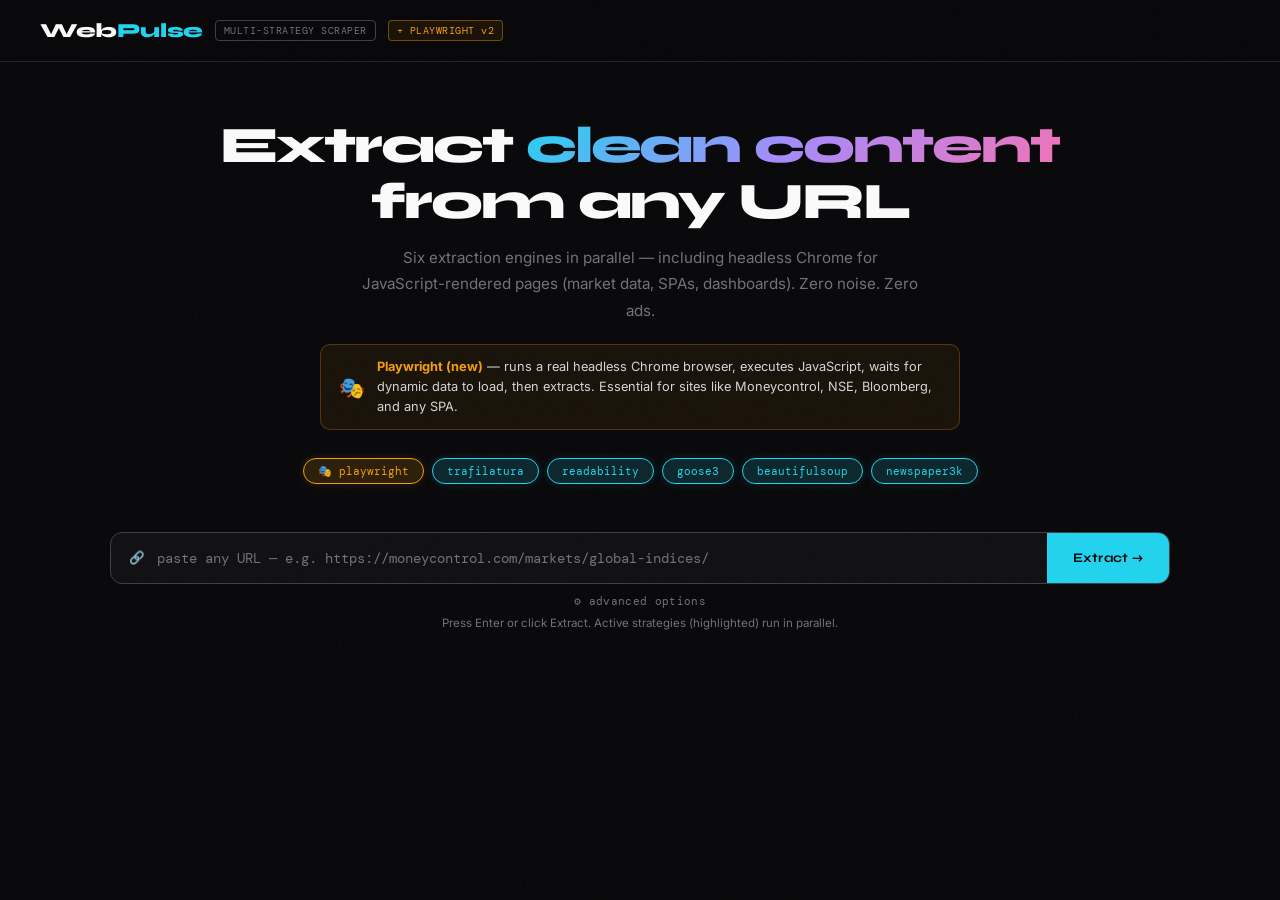
<file: archived/index.html>
<!DOCTYPE html>
<html lang="en">
<head>
<meta charset="UTF-8">
<meta name="viewport" content="width=device-width, initial-scale=1.0">
<title>WebPulse: Multi-Strategy Content Extractor</title>
<link rel="preconnect" href="https://fonts.googleapis.com">
<link href="https://fonts.googleapis.com/css2?family=DM+Mono:wght@300;400;500&family=Syne:wght@400;600;700;800&family=Inter:wght@300;400;500&display=swap" rel="stylesheet">
<style>
  :root {
    --bg: #09090b; --surface: #111114; --surface2: #18181c;
    --border: #27272a; --border2: #3f3f46;
    --text: #fafafa; --muted: #71717a;
    --accent: #22d3ee; --accent2: #a78bfa; --accent3: #f472b6;
    --success: #4ade80; --warn: #fb923c; --err: #f87171;
    --pw: #f59e0b;
    --glow: rgba(34,211,238,0.15); --pw-glow: rgba(245,158,11,0.15);
  }
  *,*::before,*::after{box-sizing:border-box;margin:0;padding:0}
  body{font-family:'Inter',sans-serif;background:var(--bg);color:var(--text);min-height:100vh;overflow-x:hidden}
  body::before{content:'';position:fixed;inset:0;background-image:url("data:image/svg+xml,%3Csvg viewBox='0 0 256 256' xmlns='http://www.w3.org/2000/svg'%3E%3Cfilter id='n'%3E%3CfeTurbulence type='fractalNoise' baseFrequency='0.9' numOctaves='4' stitchTiles='stitch'/%3E%3C/filter%3E%3Crect width='100%25' height='100%25' filter='url(%23n)' opacity='0.04'/%3E%3C/svg%3E");pointer-events:none;z-index:9999;opacity:.4}

  header{border-bottom:1px solid var(--border);padding:18px 40px;display:flex;align-items:center;gap:12px;position:sticky;top:0;background:rgba(9,9,11,.88);backdrop-filter:blur(12px);z-index:100}
  .logo{font-family:'Syne',sans-serif;font-weight:800;font-size:1.25rem;letter-spacing:-.02em}
  .logo span{color:var(--accent)}
  .badge{font-family:'DM Mono',monospace;font-size:.62rem;padding:3px 8px;border:1px solid var(--border2);border-radius:4px;color:var(--muted);letter-spacing:.05em}
  .v2-badge{font-family:'DM Mono',monospace;font-size:.62rem;padding:3px 8px;border:1px solid rgba(245,158,11,.4);border-radius:4px;color:var(--pw);background:rgba(245,158,11,.08);letter-spacing:.05em}

  main{max-width:1140px;margin:0 auto;padding:56px 40px}

  .hero{text-align:center;margin-bottom:48px}
  .hero h1{font-family:'Syne',sans-serif;font-size:clamp(1.9rem,4.5vw,3.2rem);font-weight:800;line-height:1.1;letter-spacing:-.04em;margin-bottom:14px}
  .hero h1 em{font-style:normal;background:linear-gradient(135deg,var(--accent),var(--accent2),var(--accent3));-webkit-background-clip:text;-webkit-text-fill-color:transparent;background-clip:text}
  .hero p{color:var(--muted);font-size:.95rem;max-width:560px;margin:0 auto;line-height:1.75}

  /* Playwright callout */
  .pw-banner{display:flex;align-items:center;gap:12px;background:rgba(245,158,11,.07);border:1px solid rgba(245,158,11,.25);border-radius:10px;padding:12px 18px;margin:20px auto 0;max-width:640px;text-align:left}
  .pw-icon{font-size:1.3rem;flex-shrink:0}
  .pw-text{font-size:.8rem;line-height:1.55;color:#d4d4d8}
  .pw-text strong{color:var(--pw)}

  /* Strategy pills */
  .strategies{display:flex;flex-wrap:wrap;gap:8px;justify-content:center;margin:28px 0 0}
  .strategy-pill{font-family:'DM Mono',monospace;font-size:.7rem;padding:5px 14px;border-radius:100px;border:1px solid var(--border2);color:var(--muted);cursor:pointer;transition:all .18s;background:transparent;user-select:none}
  .strategy-pill.active{border-color:var(--accent);color:var(--accent);background:var(--glow);box-shadow:0 0 10px var(--glow)}
  .strategy-pill[data-strategy="playwright"].active{border-color:var(--pw);color:var(--pw);background:var(--pw-glow);box-shadow:0 0 10px var(--pw-glow)}
  .strategy-pill:hover:not(.active){color:var(--text)}

  /* Input */
  .input-wrap{position:relative;display:flex;border:1px solid var(--border2);border-radius:12px;background:var(--surface);overflow:hidden;transition:border-color .2s,box-shadow .2s;margin-bottom:10px}
  .input-wrap:focus-within{border-color:var(--accent);box-shadow:0 0 0 3px var(--glow),0 0 30px var(--glow)}
  .url-prefix{font-family:'DM Mono',monospace;font-size:.78rem;color:var(--muted);padding:0 0 0 18px;display:flex;align-items:center;white-space:nowrap;flex-shrink:0}
  #urlInput{flex:1;background:transparent;border:none;outline:none;color:var(--text);font-family:'DM Mono',monospace;font-size:.88rem;padding:16px 12px}
  #urlInput::placeholder{color:var(--muted)}
  #scrapeBtn{font-family:'Syne',sans-serif;font-weight:700;font-size:.82rem;background:var(--accent);color:var(--bg);border:none;padding:0 26px;cursor:pointer;transition:all .18s;white-space:nowrap;letter-spacing:.02em}
  #scrapeBtn:hover{background:#67e8f9}
  #scrapeBtn:active{transform:scale(.97)}
  #scrapeBtn:disabled{opacity:.4;cursor:not-allowed}

  /* Advanced options */
  .adv-toggle{font-family:'DM Mono',monospace;font-size:.7rem;color:var(--muted);cursor:pointer;text-align:center;margin:6px 0 0;letter-spacing:.03em;transition:color .15s}
  .adv-toggle:hover{color:var(--text)}
  .adv-panel{display:none;background:var(--surface2);border:1px solid var(--border);border-radius:10px;padding:16px 20px;margin-top:10px;gap:16px}
  .adv-panel.open{display:flex;flex-wrap:wrap}
  .adv-field{display:flex;flex-direction:column;gap:5px;flex:1;min-width:200px}
  .adv-label{font-family:'DM Mono',monospace;font-size:.65rem;color:var(--muted);text-transform:uppercase;letter-spacing:.06em}
  .adv-input{background:var(--surface);border:1px solid var(--border2);border-radius:6px;color:var(--text);font-family:'DM Mono',monospace;font-size:.78rem;padding:8px 10px;outline:none;transition:border-color .15s}
  .adv-input:focus{border-color:var(--accent)}

  .hint{font-size:.72rem;color:var(--muted);text-align:center}

  /* Loader */
  .loader{display:flex;flex-direction:column;align-items:center;gap:18px;padding:56px 0}
  .spinner-wrap{position:relative;width:48px;height:48px}
  .spinner{position:absolute;inset:0;border:2px solid var(--border2);border-top-color:var(--accent);border-radius:50%;animation:spin .8s linear infinite}
  .spinner2{position:absolute;inset:6px;border:2px solid transparent;border-bottom-color:var(--pw);border-radius:50%;animation:spin 1.2s linear infinite reverse}
  @keyframes spin{to{transform:rotate(360deg)}}
  .loader-text{font-family:'DM Mono',monospace;font-size:.78rem;color:var(--muted);animation:pulse 1.5s ease-in-out infinite}
  @keyframes pulse{0%,100%{opacity:.4}50%{opacity:1}}

  /* Result card */
  .result-card{border:1px solid var(--border);border-radius:16px;overflow:hidden;animation:fadeUp .4s ease both}
  @keyframes fadeUp{from{opacity:0;transform:translateY(18px)}to{opacity:1;transform:none}}

  .result-header{background:var(--surface2);padding:22px 28px;border-bottom:1px solid var(--border);display:flex;justify-content:space-between;align-items:flex-start;flex-wrap:wrap;gap:12px}
  .result-title{font-family:'Syne',sans-serif;font-weight:700;font-size:1.15rem;line-height:1.35;max-width:700px}
  .result-meta{display:flex;flex-wrap:wrap;gap:8px;align-items:center}

  .chip{font-family:'DM Mono',monospace;font-size:.68rem;padding:4px 10px;border-radius:6px;background:var(--border);color:var(--muted);letter-spacing:.03em}
  .chip.best{background:rgba(34,211,238,.12);color:var(--accent)}
  .chip.best-pw{background:rgba(245,158,11,.12);color:var(--pw)}
  .chip.words{background:rgba(167,139,250,.12);color:var(--accent2)}

  /* Scoreboard */
  .scoreboard{padding:18px 28px;border-bottom:1px solid var(--border);display:grid;grid-template-columns:repeat(auto-fill,minmax(170px,1fr));gap:10px}
  .score-item{border:1px solid var(--border);border-radius:10px;padding:12px 14px;display:flex;flex-direction:column;gap:4px;position:relative;overflow:hidden;transition:border-color .18s}
  .score-item.winner-traf{border-color:var(--accent)}
  .score-item.winner-traf::before{content:'';position:absolute;inset:0;background:linear-gradient(135deg,rgba(34,211,238,.1),transparent)}
  .score-item.winner-pw{border-color:var(--pw)}
  .score-item.winner-pw::before{content:'';position:absolute;inset:0;background:linear-gradient(135deg,rgba(245,158,11,.1),transparent)}
  .score-name{font-family:'DM Mono',monospace;font-size:.68rem;color:var(--muted);text-transform:uppercase;letter-spacing:.05em}
  .score-item.winner-pw .score-name{color:var(--pw)}
  .score-item.winner-traf .score-name{color:var(--accent)}
  .score-val{font-family:'Syne',sans-serif;font-weight:700;font-size:1.1rem}
  .score-sub{font-family:'DM Mono',monospace;font-size:.62rem;color:var(--muted)}
  .score-err{font-size:.68rem;color:var(--err);line-height:1.4}

  /* Content area */
  .content-area{padding:24px 28px}
  .content-toolbar{display:flex;justify-content:space-between;align-items:center;margin-bottom:14px;flex-wrap:wrap;gap:8px}
  .content-label{font-family:'DM Mono',monospace;font-size:.68rem;color:var(--muted);text-transform:uppercase;letter-spacing:.08em}
  .toolbar-right{display:flex;gap:8px;align-items:center}
  .view-btn{font-family:'DM Mono',monospace;font-size:.68rem;background:transparent;border:1px solid var(--border2);color:var(--muted);padding:5px 12px;border-radius:6px;cursor:pointer;transition:all .15s;letter-spacing:.03em}
  .view-btn.active,.view-btn:hover{color:var(--text);border-color:var(--border2);background:var(--border)}
  .view-btn.active{color:var(--accent);border-color:var(--accent)}
  .copy-btn{font-family:'DM Mono',monospace;font-size:.68rem;background:var(--surface2);border:1px solid var(--border2);color:var(--muted);padding:5px 14px;border-radius:6px;cursor:pointer;transition:all .15s;letter-spacing:.03em}
  .copy-btn:hover{color:var(--text);background:var(--border)}
  .copy-btn.copied{color:var(--success);border-color:var(--success)}

  #contentBox{background:var(--surface2);border:1px solid var(--border);border-radius:10px;padding:20px;font-family:'Inter',sans-serif;font-size:.86rem;line-height:1.82;color:#d4d4d8;white-space:pre-wrap;max-height:540px;overflow-y:auto;scrollbar-width:thin;scrollbar-color:var(--border2) transparent;word-break:break-word}
  #contentBox.raw{font-family:'DM Mono',monospace;font-size:.76rem;line-height:1.6}

  /* Table view */
  .table-wrap{overflow-x:auto;max-height:540px;overflow-y:auto}
  table.extracted{border-collapse:collapse;width:100%;font-size:.8rem;font-family:'DM Mono',monospace}
  table.extracted th{background:var(--surface2);border:1px solid var(--border2);padding:8px 12px;color:var(--accent);text-align:left;white-space:nowrap;position:sticky;top:0}
  table.extracted td{border:1px solid var(--border);padding:7px 12px;color:#d4d4d8;white-space:nowrap}
  table.extracted tr:nth-child(even) td{background:rgba(255,255,255,.02)}
  table.extracted tr:hover td{background:rgba(34,211,238,.04)}

  /* Metadata */
  .meta-section{padding:16px 28px;border-top:1px solid var(--border);display:grid;grid-template-columns:repeat(auto-fill,minmax(200px,1fr));gap:8px}
  .meta-row{display:flex;flex-direction:column;gap:2px}
  .meta-key{font-family:'DM Mono',monospace;font-size:.62rem;color:var(--muted);text-transform:uppercase;letter-spacing:.06em}
  .meta-val{font-size:.78rem;color:var(--text);white-space:nowrap;overflow:hidden;text-overflow:ellipsis}

  /* Timing bar */
  .timing-bar{display:flex;gap:20px;padding:14px 28px;border-top:1px solid var(--border);background:var(--surface2);flex-wrap:wrap}
  .timing-item{display:flex;flex-direction:column;gap:2px}
  .timing-label{font-family:'DM Mono',monospace;font-size:.6rem;color:var(--muted);text-transform:uppercase;letter-spacing:.06em}
  .timing-val{font-family:'DM Mono',monospace;font-size:.82rem;color:var(--accent)}

  /* Error */
  .error-box{border:1px solid rgba(248,113,113,.3);border-radius:12px;padding:26px;background:rgba(248,113,113,.05);display:flex;gap:16px;align-items:flex-start;animation:fadeUp .3s ease}
  .error-icon{font-size:1.3rem;flex-shrink:0}
  .error-title{font-family:'Syne',sans-serif;font-weight:700;margin-bottom:6px;color:var(--err)}
  .error-msg{font-family:'DM Mono',monospace;font-size:.76rem;color:var(--muted);line-height:1.65}

  @media(max-width:600px){main{padding:28px 16px}header{padding:14px 16px}.result-header{flex-direction:column}.scoreboard{grid-template-columns:1fr 1fr}}
</style>
</head>
<body>
<header>
  <div class="logo">Web<span>Pulse</span></div>
  <div class="badge">MULTI-STRATEGY SCRAPER</div>
  <div class="v2-badge">+ PLAYWRIGHT v2</div>
</header>

<main>
  <div class="hero">
    <h1>Extract <em>clean content</em><br>from any URL</h1>
    <p>Six extraction engines in parallel — including headless Chrome for JavaScript-rendered pages (market data, SPAs, dashboards). Zero noise. Zero ads.</p>

    <div class="pw-banner">
      <div class="pw-icon">🎭</div>
      <div class="pw-text">
        <strong>Playwright (new)</strong> — runs a real headless Chrome browser, executes JavaScript, waits for dynamic data to load, then extracts. Essential for sites like Moneycontrol, NSE, Bloomberg, and any SPA.
      </div>
    </div>

    <div class="strategies" id="strategyPills">
      <div class="strategy-pill active" data-strategy="playwright">🎭 playwright</div>
      <div class="strategy-pill active" data-strategy="trafilatura">trafilatura</div>
      <div class="strategy-pill active" data-strategy="readability">readability</div>
      <div class="strategy-pill active" data-strategy="goose3">goose3</div>
      <div class="strategy-pill active" data-strategy="beautifulsoup">beautifulsoup</div>
      <div class="strategy-pill active" data-strategy="newspaper3k">newspaper3k</div>
    </div>
  </div>

  <div class="input-wrap">
    <span class="url-prefix">🔗</span>
    <input type="text" id="urlInput"
      placeholder="paste any URL — e.g. https://moneycontrol.com/markets/global-indices/"
      autocomplete="off" spellcheck="false">
    <button id="scrapeBtn" onclick="scrape()">Extract →</button>
  </div>

  <div class="adv-toggle" onclick="toggleAdv()">⚙ advanced options</div>
  <div class="adv-panel" id="advPanel">
    <div class="adv-field">
      <label class="adv-label">Wait for CSS selector (Playwright)</label>
      <input class="adv-input" id="waitSelector" placeholder="e.g. table.mktIndTbl, .stock-data">
    </div>
    <div class="adv-field">
      <label class="adv-label">Extra wait after load (seconds)</label>
      <input class="adv-input" id="waitSeconds" type="number" value="3" min="0" max="15" step="0.5">
    </div>
  </div>

  <p class="hint" style="margin-top:8px">Press Enter or click Extract. Active strategies (highlighted) run in parallel.</p>

  <div id="results" style="margin-top:44px"></div>
</main>

<script>
  document.querySelectorAll('.strategy-pill').forEach(p =>
    p.addEventListener('click', () => p.classList.toggle('active'))
  );
  document.getElementById('urlInput').addEventListener('keydown', e => {
    if (e.key === 'Enter') scrape();
  });

  function toggleAdv() {
    document.getElementById('advPanel').classList.toggle('open');
  }

  function getActiveStrategies() {
    return [...document.querySelectorAll('.strategy-pill.active')].map(p => p.dataset.strategy);
  }

  async function scrape() {
    const url = document.getElementById('urlInput').value.trim();
    if (!url) return;
    const strategies = getActiveStrategies();
    if (!strategies.length) { alert('Select at least one strategy.'); return; }

    const btn = document.getElementById('scrapeBtn');
    const resultsEl = document.getElementById('results');
    const hasPW = strategies.includes('playwright');

    btn.disabled = true;
    btn.textContent = 'Extracting…';
    resultsEl.innerHTML = `
      <div class="loader">
        <div class="spinner-wrap">
          <div class="spinner"></div>
          ${hasPW ? '<div class="spinner2"></div>' : ''}
        </div>
        <div class="loader-text">
          ${hasPW
            ? 'Launching headless Chrome + running ' + strategies.length + ' strategies…'
            : 'Running ' + strategies.length + ' strategies in parallel…'}
        </div>
      </div>`;

    try {
      const waitSecs = parseFloat(document.getElementById('waitSeconds').value) || 3;
      const waitSel = document.getElementById('waitSelector').value.trim() || null;

      const resp = await fetch('/scrape', {
        method: 'POST',
        headers: { 'Content-Type': 'application/json' },
        body: JSON.stringify({ url, strategies, wait_for_selector: waitSel, wait_seconds: waitSecs }),
      });

      if (!resp.ok) {
        const err = await resp.json();
        throw new Error(err.detail || `HTTP ${resp.status}`);
      }

      renderResult(await resp.json());
    } catch (err) {
      resultsEl.innerHTML = `
        <div class="error-box">
          <div class="error-icon">⚠️</div>
          <div>
            <div class="error-title">Extraction failed</div>
            <div class="error-msg">${esc(err.message)}</div>
          </div>
        </div>`;
    } finally {
      btn.disabled = false;
      btn.textContent = 'Extract →';
    }
  }

  // ── Render ─────────────────────────────────────────────────────────────────

  let currentContent = '';
  let currentView = 'text'; // 'text' | 'table' | 'raw'

  function renderResult(d) {
    currentContent = d.content || '';
    currentView = 'text';
    const el = document.getElementById('results');

    const isPW = d.best_strategy === 'playwright';
    const chipClass = isPW ? 'chip best-pw' : 'chip best';
    const winnerClass = isPW ? 'winner-pw' : 'winner-traf';

    const scoreItems = d.all_results.map(r => {
      const isWin = r.strategy === d.best_strategy;
      const wc = isWin ? winnerClass : '';
      if (r.success) {
        const icon = r.strategy === 'playwright' ? '🎭 ' : '';
        return `<div class="score-item ${wc}">
          <div class="score-name">${icon}${r.strategy}${isWin ? ' ★' : ''}</div>
          <div class="score-val">${r.word_count.toLocaleString()}</div>
          <div class="score-sub">words · ${r.time_ms.toFixed(0)}ms</div>
        </div>`;
      }
      return `<div class="score-item">
        <div class="score-name">${r.strategy}</div>
        <div class="score-err">✗ ${esc(r.error || 'failed')}</div>
      </div>`;
    }).join('');

    const metaRows = Object.entries(d.metadata)
      .filter(([,v]) => v)
      .map(([k,v]) => `<div class="meta-row">
        <div class="meta-key">${k.replace(/_/g,' ')}</div>
        <div class="meta-val" title="${esc(String(v))}">${esc(String(v))}</div>
      </div>`).join('');

    // Detect if content has Markdown table
    const hasTable = currentContent.includes('|---|');

    el.innerHTML = `
      <div class="result-card">
        <div class="result-header">
          <div class="result-title">${esc(d.title || d.url)}</div>
          <div class="result-meta">
            <span class="${chipClass}">★ ${d.best_strategy || 'none'}</span>
            <span class="chip words">${d.word_count.toLocaleString()} words</span>
            <span class="chip">${d.metadata.domain || ''}</span>
          </div>
        </div>

        <div class="scoreboard">${scoreItems}</div>

        <div class="content-area">
          <div class="content-toolbar">
            <span class="content-label">Extracted Content</span>
            <div class="toolbar-right">
              <button class="view-btn active" id="btnText" onclick="switchView('text')">Text</button>
              ${hasTable ? '<button class="view-btn" id="btnTable" onclick="switchView(\'table\')">Table</button>' : ''}
              <button class="view-btn" id="btnRaw" onclick="switchView('raw')">Raw</button>
              <button class="copy-btn" id="copyBtn" onclick="copyContent()">⎘ Copy</button>
            </div>
          </div>
          <div id="contentBox" class="pre">${d.content ? esc(d.content) : '— No content extracted —'}</div>
        </div>

        ${metaRows ? `<div class="meta-section">${metaRows}</div>` : ''}

        <div class="timing-bar">
          <div class="timing-item"><div class="timing-label">Fetch</div><div class="timing-val">${d.fetch_time_ms.toFixed(0)}ms</div></div>
          <div class="timing-item"><div class="timing-label">Total</div><div class="timing-val">${d.total_time_ms.toFixed(0)}ms</div></div>
          <div class="timing-item"><div class="timing-label">Strategies run</div><div class="timing-val">${d.all_results.length}</div></div>
          <div class="timing-item"><div class="timing-label">Successful</div><div class="timing-val">${d.all_results.filter(r=>r.success).length}</div></div>
        </div>
      </div>`;
  }

  function switchView(view) {
    currentView = view;
    document.querySelectorAll('.view-btn').forEach(b => b.classList.remove('active'));
    const btn = document.getElementById('btn' + view.charAt(0).toUpperCase() + view.slice(1));
    if (btn) btn.classList.add('active');

    const box = document.getElementById('contentBox');
    if (view === 'table') {
      box.innerHTML = mdTableToHtml(currentContent);
      box.className = '';
      box.style.padding = '0';
      box.style.background = 'transparent';
      box.style.border = 'none';
    } else if (view === 'raw') {
      box.textContent = currentContent;
      box.className = 'raw';
      box.style = '';
    } else {
      box.textContent = currentContent;
      box.className = '';
      box.style = '';
    }
  }

  function mdTableToHtml(text) {
    const lines = text.split('\n');
    let html = '<div class="table-wrap"><table class="extracted">';
    let inTable = false, headerDone = false;
    for (const line of lines) {
      if (line.trim().startsWith('|') && line.includes('|')) {
        if (line.includes('---')) { headerDone = true; continue; }
        const cells = line.split('|').slice(1, -1).map(c => c.trim());
        if (!inTable) { html += '<thead><tr>'; inTable = true; headerDone = false; }
        if (!headerDone) {
          html += cells.map(c => `<th>${esc(c)}</th>`).join('');
          html += '</tr></thead><tbody>';
        } else {
          html += '<tr>' + cells.map(c => `<td>${esc(c)}</td>`).join('') + '</tr>';
        }
      } else {
        if (inTable) { html += '</tbody>'; inTable = false; headerDone = false; }
      }
    }
    if (inTable) html += '</tbody>';
    html += '</table></div>';
    return html;
  }

  function copyContent() {
    navigator.clipboard.writeText(currentContent).then(() => {
      const btn = document.getElementById('copyBtn');
      btn.textContent = '✓ Copied'; btn.classList.add('copied');
      setTimeout(() => { btn.textContent = '⎘ Copy'; btn.classList.remove('copied'); }, 2000);
    });
  }

  function esc(str) {
    return String(str).replace(/&/g,'&amp;').replace(/</g,'&lt;').replace(/>/g,'&gt;').replace(/"/g,'&quot;');
  }
</script>
</body>
</html>
</file>
